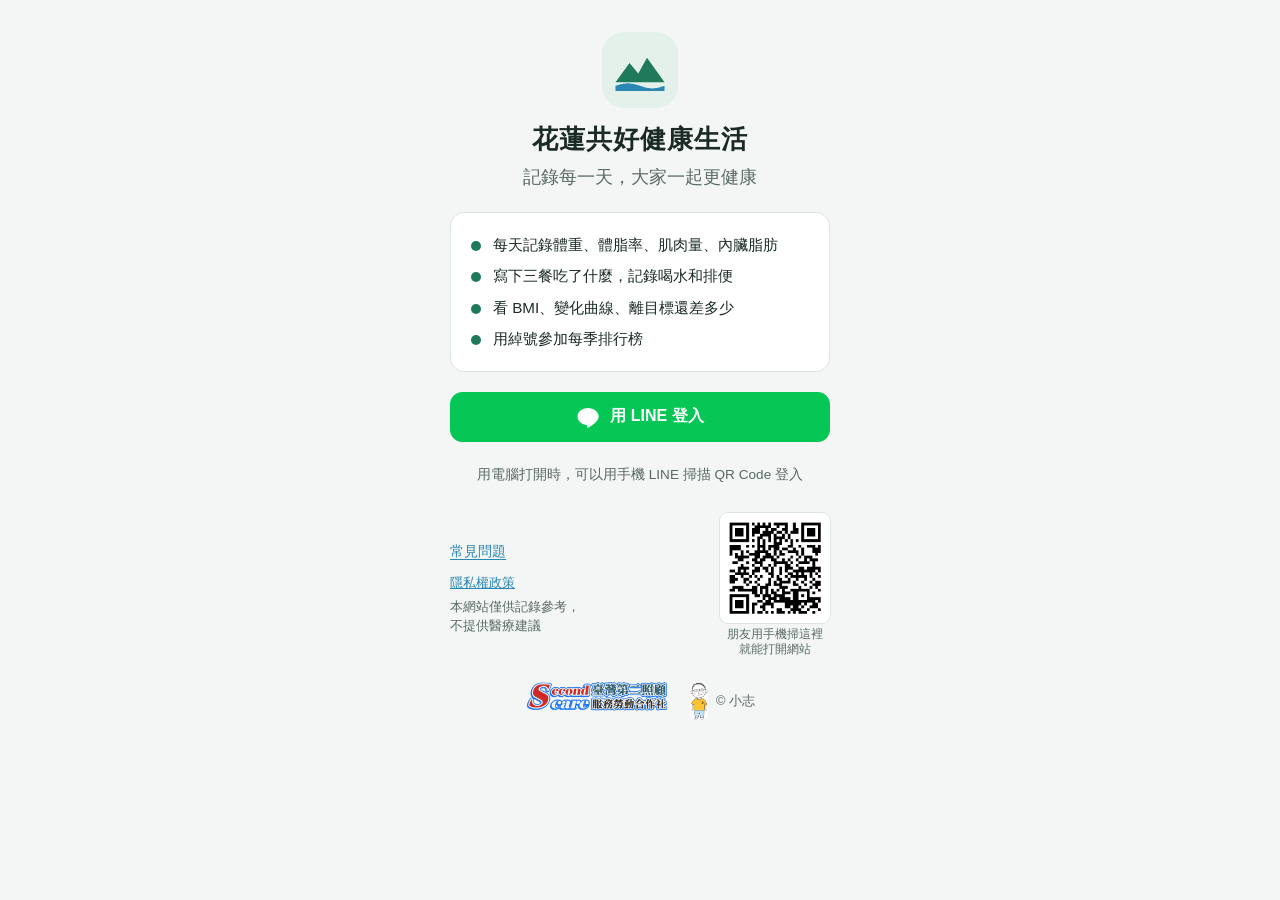
<file: index.html>
<!DOCTYPE html>
<html lang="zh-Hant-TW">
<head>
  <meta charset="UTF-8">
  <meta name="viewport" content="width=device-width, initial-scale=1, viewport-fit=cover">
  <meta name="theme-color" content="#1f7a5c">
  <title>花蓮共好健康生活</title>
  <!-- Google 搜尋結果、LINE／Facebook 連結預覽用的介紹（2026-10-03 岳志確認文字） -->
  <meta name="description" content="花蓮共好健康生活：免費記錄體重、體脂率、飲食、喝水和排便，自動算 BMI、畫出變化曲線，還有社區健康排行榜。用 LINE 就能登入。">
  <meta property="og:type" content="website">
  <meta property="og:site_name" content="花蓮共好健康生活">
  <meta property="og:title" content="花蓮共好健康生活">
  <meta property="og:description" content="免費記錄體重、體脂率、飲食、喝水和排便，自動算 BMI、畫出變化曲線，還有社區健康排行榜。用 LINE 就能登入。">
  <meta property="og:url" content="https://linyuehchih.github.io/hualien-health/">
  <meta property="og:image" content="https://linyuehchih.github.io/hualien-health/images/og-image.png">
  <meta property="og:image:width" content="1200">
  <meta property="og:image:height" content="630">
  <meta property="og:locale" content="zh_TW">
  <meta name="twitter:card" content="summary_large_image">
  <link rel="canonical" href="https://linyuehchih.github.io/hualien-health/">
  <!-- 加到手機主畫面時用的名稱和圖示 -->
  <link rel="manifest" href="manifest.webmanifest">
  <link rel="icon" type="image/png" sizes="32x32" href="icons/favicon-32.png">
  <link rel="apple-touch-icon" href="icons/apple-touch-icon.png">
  <meta name="apple-mobile-web-app-title" content="共好健康">
  <meta name="mobile-web-app-capable" content="yes">
  <meta name="apple-mobile-web-app-capable" content="yes">
  <meta name="apple-mobile-web-app-status-bar-style" content="default">
  <link rel="stylesheet" href="css/style.css?v=6d889565">
</head>
<body>
  <div class="busy-bar" aria-hidden="true"></div>

  <!-- 示範模式的提示由 app.js 在示範時才放進來（避免 Google 把「示範模式」當成網站介紹） -->
  <div id="demo-banner" class="demo-banner" hidden></div>

  <!-- 登入 -->
  <section id="view-login" class="view" hidden>
    <div class="login-wrap">
      <div class="brand">
        <div class="brand-mark" aria-hidden="true">
          <svg viewBox="0 0 64 64"><path d="M4 46 L20 24 L30 36 L40 18 L60 46 Z" class="mark-mountain"/><path d="M4 50 Q18 44 32 50 T60 50 V56 H4 Z" class="mark-sea"/></svg>
        </div>
        <h1>花蓮共好健康生活</h1>
        <p class="tagline">記錄每一天，大家一起更健康</p>
      </div>

      <ul class="feature-list">
        <li>每天記錄體重、體脂率、肌肉量、內臟脂肪</li>
        <li>寫下三餐吃了什麼，記錄喝水和排便</li>
        <li>看 BMI、變化曲線、離目標還差多少</li>
        <li>用綽號參加每季排行榜</li>
      </ul>

      <button type="button" class="btn btn-line" data-login="line">
        <svg viewBox="0 0 48 48" aria-hidden="true"><path fill="#fff" d="M24 6C12.4 6 3 13.6 3 23c0 8.4 7.5 15.5 17.6 16.8.7.1 1.6.5 1.8 1 .2.5.1 1.2.1 1.7l-.3 1.8c-.1.5-.4 2.1 1.8 1.1 2.3-1 12.3-7.2 16.8-12.4 3.1-3.4 4.6-6.8 4.6-10.1C45 13.6 35.6 6 24 6z"/></svg>
        用 LINE 登入
      </button>
      <p class="hint center">用電腦打開時，可以用手機 LINE 掃描 QR Code 登入</p>

      <!-- 左邊：常見問題、隱私權政策；右邊：QR Code，朋友可以直接掃這支手機的畫面打開網站 -->
      <footer class="site-foot login-foot">
        <div class="login-links">
          <button type="button" class="link-btn" data-open-faq>常見問題</button>
          <a href="privacy.html">隱私權政策</a>
          <span>本網站僅供記錄參考，<br>不提供醫療建議</span>
        </div>
        <figure class="login-qr">
          <img src="images/qrcode.png" width="330" height="330" alt="花蓮共好健康生活網址的 QR Code">
          <figcaption>朋友用手機掃這裡<br>就能打開網站</figcaption>
        </figure>
      </footer>

      <!-- 合作社標誌和「© 小志」放同一列，頁面短一點 -->
      <div class="login-bottom">
        <div class="partner">
          <img src="images/second-care-logo.png" width="1024" height="233" alt="臺灣第二照顧服務勞動合作社" loading="lazy">
        </div>
        <p class="copyright"><img src="images/xiaozhi.png" width="57" height="120" alt="" loading="lazy"><span>© 小志</span></p>
      </div>
    </div>
  </section>

  <!-- 第一次登入：基本資料 -->
  <section id="view-onboard" class="view" hidden>
    <div class="page">
      <h1 class="page-title">歡迎加入！先填幾個基本資料</h1>
      <form id="onboard-form" class="card" novalidate>
        <label class="field">
          <span>綽號（排行榜上顯示的名字）</span>
          <input type="text" name="nickname" maxlength="12" placeholder="可以留空，會自動給你一個編號">
          <small class="field-note">綽號不能跟別人重複；排行榜會顯示綽號，建議不要用真實全名</small>
        </label>
        <fieldset class="field">
          <legend>性別（用來判斷體脂率是否偏高）</legend>
          <div class="seg">
            <label><input type="radio" name="sex" value="M"><span>男</span></label>
            <label><input type="radio" name="sex" value="F"><span>女</span></label>
          </div>
        </fieldset>
        <div class="grid-2">
          <label class="field">
            <span>出生年（民國）</span>
            <input type="text" name="birthYear" inputmode="numeric" maxlength="4" placeholder="例如 45">
          </label>
          <label class="field">
            <span>身高（公分）</span>
            <input type="number" name="heightCm" inputmode="decimal" step="0.1" min="100" max="230" placeholder="例如 165">
          </label>
        </div>
        <p class="hint birth-hint"></p>
        <label class="field">
          <span>目標體重（公斤，不知道可以先不填）</span>
          <input type="number" name="targetKg" inputmode="decimal" step="0.1" min="30" max="200" placeholder="例如 60">
        </label>
        <div class="target-help">
          <p class="range-line"></p>
          <button type="button" class="link-btn fill-mid" hidden></button>
          <p class="target-warn" hidden></p>
        </div>
        <div class="site-picker"></div>
        <label class="check">
          <input type="checkbox" name="agree">
          <span>我已閱讀並同意<a href="privacy.html" target="_blank">隱私權政策</a></span>
        </label>
        <p class="form-error" id="onboard-error" role="alert"></p>
        <button type="submit" class="btn primary block">開始使用</button>
      </form>
      <p class="copyright"><img src="images/xiaozhi.png" width="57" height="120" alt="" loading="lazy"><span>© 小志</span></p>
    </div>
  </section>

  <!-- 主畫面 -->
  <div id="view-app" class="view" hidden>
    <header class="topbar">
      <span class="topbar-title">花蓮共好健康生活</span>
      <span class="topbar-right">
        <span class="topbar-hello" id="hello"></span>
        <select id="who" class="who-select" aria-label="現在是幫誰記錄" hidden></select>
        <button type="button" class="help-btn" data-open-faq aria-label="常見問題">問</button>
      </span>
    </header>

    <div class="acting-bar" id="acting-bar" hidden>
      <span id="acting-text"></span>
      <button type="button" class="link-btn" id="acting-back">換回我自己</button>
    </div>

    <main class="page">

      <!-- 今天記錄 -->
      <section class="tab" id="tab-today">
        <div class="card">
          <label class="field">
            <span>日期</span>
            <input type="date" id="rec-date">
          </label>
          <p class="hint">可以補記最近 3 天，更早的紀錄會鎖住不能改</p>
        </div>

        <div class="card">
          <h2>身體數據</h2>
          <div class="tip" role="note">
            <svg viewBox="0 0 24 24" aria-hidden="true"><circle cx="12" cy="12" r="9"/><path d="M12 7v6M12 16.5v.5"/></svg>
            <div>
              <p class="tip-title">量體重建議在清晨如廁後</p>
              <p>起床上完廁所、吃早餐前量，每天固定這個時間、用同一台體重計，數字才比得準。量體脂要赤腳站上去。</p>
            </div>
          </div>
          <div class="grid-2">
            <label class="field"><span>體重（公斤）</span><input type="number" id="in-weight" inputmode="decimal" step="0.01" placeholder="—"></label>
            <label class="field"><span>體脂率（%）</span><input type="number" id="in-fat" inputmode="decimal" step="0.01" placeholder="—"></label>
            <label class="field"><span>肌肉量（公斤）</span><input type="number" id="in-muscle" inputmode="decimal" step="0.01" placeholder="—"></label>
            <div class="field visceral-field">
              <span>內臟脂肪
                <select id="visceral-unit" class="unit-select" aria-label="內臟脂肪的單位">
                  <option value="級">級</option>
                  <option value="%">%</option>
                  <option value="公斤">公斤</option>
                </select>
              </span>
              <input type="number" id="in-visceral" inputmode="decimal" step="0.01" placeholder="—">
            </div>
          </div>
          <p class="hint" id="visceral-hint"></p>
          <p class="hint">體重計沒有的項目可以空著</p>
          <p class="status" id="body-status"></p>
          <button type="button" id="body-save" class="btn primary block">儲存身體數據</button>
        </div>

        <div class="card">
          <h2>飲食</h2>
          <div class="seg seg-4" id="meal-seg">
            <label><input type="radio" name="meal" value="早餐" checked><span>早餐</span></label>
            <label><input type="radio" name="meal" value="午餐"><span>午餐</span></label>
            <label><input type="radio" name="meal" value="晚餐"><span>晚餐</span></label>
            <label><input type="radio" name="meal" value="點心"><span>點心</span></label>
          </div>
          <label class="field">
            <span class="sr-only">吃了什麼</span>
            <textarea id="meal-text" rows="2" maxlength="200" placeholder="例如：地瓜稀飯、燙青菜、滷蛋"></textarea>
          </label>
          <div class="photo-pick">
            <label class="btn" for="meal-photo">
              <svg viewBox="0 0 24 24" aria-hidden="true"><path d="M4 8h3l2-3h6l2 3h3v11H4z"/><circle cx="12" cy="13" r="3.5"/></svg>
              拍照／選照片
            </label>
            <input type="file" id="meal-photo" accept="image/*" hidden>
            <span class="hint" id="photo-hint">每餐最多 1 張</span>
          </div>
          <div class="thumbs" id="photo-preview"></div>
          <button type="button" id="meal-add" class="btn primary block">新增這一餐</button>
          <div id="day-meals" class="day-meals"></div>
        </div>

        <div class="card">
          <h2>飲水</h2>
          <p class="water-line"><span class="sub" id="water-label">今天已喝</span> <span class="water-total" id="water-total">0</span> <span class="sub">c.c.</span></p>
          <div class="water-bar" id="water-bar" hidden><span id="water-bar-fill"></span></div>
          <p class="hint" id="water-suggest"></p>
          <p class="hint water-caution">有腎臟、心臟疾病需要限水的人，請依醫師指示</p>
          <div class="water-btns" id="water-btns">
            <button type="button" class="btn" data-water="100">+100</button>
            <button type="button" class="btn" data-water="200">+200</button>
            <button type="button" class="btn" data-water="300">+300</button>
            <button type="button" class="btn" data-water="500">+500</button>
          </div>
          <details class="water-edit">
            <summary>按錯了？直接修改總數</summary>
            <div class="water-edit-row">
              <input type="number" id="water-input" inputmode="numeric" step="50" min="0" aria-label="飲水總數（c.c.）">
              <button type="button" class="btn primary" id="water-save">儲存</button>
            </div>
          </details>
        </div>

        <div class="card">
          <h2 class="h2-row">排便 <span class="count-badge" id="bowel-count">今天 0 次</span></h2>
          <p class="sub">量</p>
          <div class="seg" id="bowel-amount">
            <label><input type="radio" name="bowel-amount" value="多"><span>多</span></label>
            <label><input type="radio" name="bowel-amount" value="中"><span>中</span></label>
            <label><input type="radio" name="bowel-amount" value="少"><span>少</span></label>
          </div>
          <p class="sub">型態</p>
          <div class="seg" id="bowel-form">
            <label><input type="radio" name="bowel-form" value="硬"><span>硬</span></label>
            <label><input type="radio" name="bowel-form" value="軟"><span>軟</span></label>
            <label><input type="radio" name="bowel-form" value="未成形"><span>未成形</span></label>
            <label><input type="radio" name="bowel-form" value="拉肚子"><span>拉肚子</span></label>
          </div>
          <button type="button" id="bowel-add" class="btn primary block">新增一次</button>
          <div id="day-bowel" class="day-meals"></div>
        </div>
      </section>

      <!-- 我的變化 -->
      <section class="tab" id="tab-trend" hidden>
        <div class="card" id="bmi-card"></div>
        <button type="button" class="btn block share-open" id="share-open">分享我的成果給家人朋友</button>
        <div class="seg seg-4 range-seg" id="range-seg">
          <label><input type="radio" name="range" value="7"><span>7 天</span></label>
          <label><input type="radio" name="range" value="30" checked><span>30 天</span></label>
          <label><input type="radio" name="range" value="90"><span>90 天</span></label>
          <label><input type="radio" name="range" value="all"><span>全部</span></label>
        </div>
        <div id="charts"></div>
      </section>

      <!-- 每日紀錄（依日期分：飲水、排便、飲食） -->
      <section class="tab" id="tab-diary" hidden>
        <div id="diary"></div>
      </section>

      <!-- 競賽排行 -->
      <section class="tab" id="tab-rank" hidden>
        <div class="seg seg-3" id="rank-scope">
          <label><input type="radio" name="scope" value="all" checked><span>全部</span></label>
          <label><input type="radio" name="scope" value="village"><span>本里</span></label>
          <label><input type="radio" name="scope" value="site"><span>本據點</span></label>
        </div>
        <div class="card">
          <h2 id="season-label"></h2>
          <p class="rank-note" id="season-note"></p>
          <p class="formula">分數 ＝ 體脂率減少比例 × 0.7 ＋ 體重往健康範圍靠近的比例 × 0.3</p>
          <p class="hint">健康範圍是 BMI 18.5～24：太重的人減重加分、太輕的人增重加分，已在範圍內的人體重這項不加不扣。健康減重建議每週不超過 0.5–1 公斤</p>
          <p class="elder-note" id="rank-elder" hidden></p>
          <p class="elder-note" id="rank-bmi" hidden></p>
        </div>
        <div class="card me-card" id="my-status"></div>
        <div class="card">
          <h2 id="board-title">排行榜</h2>
          <p class="sub" id="board-group" hidden></p>
          <p class="hint">只顯示綽號和分數，不會顯示任何人的體重</p>
          <ol class="board" id="board"></ol>
        </div>
      </section>

      <!-- 家人群組 -->
      <section class="tab" id="tab-groups" hidden>
        <p class="rank-note" id="groups-acting-hint" hidden>群組用的是你自己的身分，不是目前代管的長輩。</p>
        <p class="hint" id="groups-loading" hidden>讀取中…</p>

        <!-- 我的家人圖：我代管的長輩、我加入的群組各有誰（2026-10-03） -->
        <div class="card fam" id="family-map" hidden></div>

        <div class="card" id="groups-intro" hidden>
          <h2>家人群組</h2>
          <p>跟家人組成一個群組，互相看到彼此的<strong>趨勢圖</strong>，也能在群組裡比一比誰進步比較多。</p>
          <p class="hint">・預設只看得到起伏和變化量，看不到實際的體重、體脂率，每個人可以自己選擇要不要公開<br>
            ・沒有 LINE 的長輩，由你代管的帳號一起加入<br>
            ・飲食、照片、排便不會分享給群組</p>
        </div>

        <div id="groups-main" hidden>
          <div class="chips" id="group-picker" hidden></div>
          <div class="card" id="group-head"></div>
          <div class="seg seg-3" id="group-view">
            <label><input type="radio" name="gview" value="board" checked><span>排行</span></label>
            <label><input type="radio" name="gview" value="trend"><span>趨勢圖</span></label>
            <label><input type="radio" name="gview" value="members"><span>成員</span></label>
          </div>
          <div id="gpane-board"></div>
          <div id="gpane-trend" hidden>
            <div class="chips" id="gtrend-members"></div>
            <div class="seg seg-4 range-seg" id="gtrend-range">
              <label><input type="radio" name="grange" value="7"><span>7 天</span></label>
              <label><input type="radio" name="grange" value="30" checked><span>30 天</span></label>
              <label><input type="radio" name="grange" value="90"><span>90 天</span></label>
              <label><input type="radio" name="grange" value="all"><span>全部</span></label>
            </div>
            <p class="rank-note" id="gtrend-note" hidden></p>
            <div id="gtrend-charts"></div>
          </div>
          <div id="gpane-members" hidden></div>
        </div>

        <div class="card" id="groups-actions">
          <div class="btn-row">
            <button type="button" class="btn primary" id="g-create">建立家庭群組</button>
            <button type="button" class="btn" id="g-join">邀請碼加入</button>
          </div>
          <p class="hint" id="groups-limit"></p>
        </div>
      </section>

      <!-- 我的帳號 -->
      <section class="tab" id="tab-account" hidden>
        <form id="profile-form" class="card" novalidate>
          <h2 id="profile-title">基本資料</h2>
          <label class="field">
            <span>綽號</span>
            <input type="text" name="nickname" maxlength="12">
            <small class="field-note">綽號不能跟別人重複；排行榜會顯示綽號，建議不要用真實全名</small>
          </label>
          <fieldset class="field">
            <legend>性別</legend>
            <div class="seg">
              <label><input type="radio" name="sex" value="M"><span>男</span></label>
              <label><input type="radio" name="sex" value="F"><span>女</span></label>
            </div>
          </fieldset>
          <div class="grid-2">
            <label class="field"><span>出生年（民國）</span><input type="text" name="birthYear" inputmode="numeric" maxlength="4" placeholder="例如 45"></label>
            <label class="field"><span>身高（公分）</span><input type="number" name="heightCm" inputmode="decimal" step="0.1"></label>
          </div>
          <p class="hint birth-hint"></p>
          <label class="field"><span>目標體重（公斤，不知道可以先不填）</span><input type="number" name="targetKg" inputmode="decimal" step="0.1"></label>
          <div class="target-help">
            <p class="range-line"></p>
            <button type="button" class="link-btn fill-mid" hidden></button>
            <p class="target-warn" hidden></p>
          </div>
          <div class="site-picker"></div>
          <p class="form-error" id="profile-error" role="alert"></p>
          <button type="submit" class="btn primary block">儲存</button>
        </form>

        <div class="card">
          <h2>我的資料</h2>
          <p class="hint">下載成 Excel 可以打開的檔案</p>
          <div class="btn-row">
            <button type="button" class="btn" id="export-body">匯出身體數據</button>
            <button type="button" class="btn" id="export-meals">匯出飲食紀錄</button>
            <button type="button" class="btn" id="export-water">匯出飲水紀錄</button>
            <button type="button" class="btn" id="export-bowel">匯出排便紀錄</button>
          </div>
        </div>

        <div class="card" id="managed-card">
          <h2>幫沒有 LINE 的長輩建立帳號</h2>
          <p class="hint">長輩不用有 LINE，由你用自己的 LINE 幫他記錄，也能一起參加排行榜。一個帳號最多可以幫 5 位長輩建立。</p>
          <div id="managed-list"></div>
          <button type="button" class="btn block" id="managed-add">新增長輩的帳號</button>
        </div>

        <div class="card">
          <p class="hint" id="login-with"></p>
          <button type="button" class="btn block" id="logout">登出</button>
          <button type="button" class="btn danger-outline block" id="delete-account">刪除帳號和所有資料</button>
        </div>

        <footer class="site-foot">
          <a href="privacy.html">隱私權政策</a>
          <span>本網站僅供記錄參考，不提供醫療建議</span>
        </footer>
      </section>
      <p class="copyright"><img src="images/xiaozhi.png" width="57" height="120" alt="" loading="lazy"><span>© 小志</span></p>
    </main>

    <nav class="tabbar" aria-label="主要分頁">
      <button type="button" data-tab="today" class="active">
        <svg viewBox="0 0 24 24" aria-hidden="true"><path d="M12 5v14M5 12h14"/></svg><span>今天記錄</span>
      </button>
      <button type="button" data-tab="trend">
        <svg viewBox="0 0 24 24" aria-hidden="true"><path d="M3 17l6-6 4 4 8-8M15 7h6v6"/></svg><span>我的變化</span>
      </button>
      <button type="button" data-tab="diary">
        <svg viewBox="0 0 24 24" aria-hidden="true"><path d="M5 4h11l3 3v13H5zM8 10h8M8 14h8M8 18h5"/></svg><span>每日紀錄</span>
      </button>
      <button type="button" data-tab="rank">
        <svg viewBox="0 0 24 24" aria-hidden="true"><path d="M8 21h8M12 17v4M7 4h10v5a5 5 0 0 1-10 0zM7 6H4a3 3 0 0 0 3 4M17 6h3a3 3 0 0 1-3 4"/></svg><span>競賽排行</span>
      </button>
      <button type="button" data-tab="groups">
        <svg viewBox="0 0 24 24" aria-hidden="true"><path d="M16 20v-1a4 4 0 0 0-4-4H7a4 4 0 0 0-4 4v1M9.5 11a3.5 3.5 0 1 0 0-7 3.5 3.5 0 0 0 0 7zM21 20v-1a3.5 3.5 0 0 0-2.5-3.35M16 4.2a3.5 3.5 0 0 1 0 6.6"/></svg><span>家人群組</span>
      </button>
      <button type="button" data-tab="account">
        <svg viewBox="0 0 24 24" aria-hidden="true"><circle cx="12" cy="8" r="4"/><path d="M4 21a8 8 0 0 1 16 0"/></svg><span>我的帳號</span>
      </button>
    </nav>
  </div>

  <!-- 常見問題（登入前後都能看） -->
  <section id="view-faq" class="view" hidden>
    <header class="topbar">
      <button type="button" class="back-btn" id="faq-back">‹ 返回</button>
      <span class="topbar-title">常見問題</span>
      <span></span>
    </header>
    <div class="page faq-page">
      <button type="button" class="btn block tour-again" id="tour-again" hidden>再看一次使用說明</button>
      <div class="faq-search">
        <input type="search" id="faq-q" placeholder="輸入關鍵字，例如：體脂、喝水、便秘" aria-label="搜尋常見問題">
      </div>
      <p class="hint" id="faq-count"></p>
      <div id="faq-list"></div>
      <p class="faq-note">以上內容參考衛生福利部國民健康署公開資料，僅供一般健康知識參考，不提供醫療建議。身體不適請就醫，並以醫師診斷為準。</p>
      <p class="copyright"><img src="images/xiaozhi.png" width="57" height="120" alt="" loading="lazy"><span>© 小志</span></p>
    </div>
  </section>

  <!-- 對話框（確認、修改、刪除共用） -->
  <dialog id="modal" class="modal">
    <form method="dialog" class="modal-body" id="modal-form">
      <p class="modal-msg" id="modal-msg"></p>
      <div id="modal-extra"></div>
      <div class="btn-row">
        <button type="button" class="btn" id="modal-cancel">取消</button>
        <button type="submit" class="btn primary" id="modal-ok">確定</button>
      </div>
    </form>
  </dialog>

  <!-- 幫沒有 LINE 的長輩建立帳號 -->
  <dialog id="managed-dialog" class="modal managed-dialog">
    <form id="managed-form" class="modal-body" novalidate>
      <h2>幫長輩建立帳號</h2>
      <p class="hint">長輩不用有 LINE。建立後，由你用自己的 LINE 切換過去，幫他記錄。</p>
      <label class="field">
        <span>綽號（排行榜上顯示的名字）</span>
        <input type="text" name="nickname" maxlength="12" placeholder="可以留空，會自動給一個編號">
        <small class="field-note">綽號不能跟別人重複；排行榜會顯示綽號，建議不要用真實全名</small>
      </label>
      <fieldset class="field">
        <legend>性別（用來判斷體脂率是否偏高）</legend>
        <div class="seg">
          <label><input type="radio" name="sex" value="M"><span>男</span></label>
          <label><input type="radio" name="sex" value="F"><span>女</span></label>
        </div>
      </fieldset>
      <div class="grid-2">
        <label class="field">
          <span>出生年（民國）</span>
          <input type="text" name="birthYear" inputmode="numeric" maxlength="4" placeholder="例如 45">
        </label>
        <label class="field">
          <span>身高（公分）</span>
          <input type="number" name="heightCm" inputmode="decimal" step="0.1" min="100" max="230" placeholder="例如 155">
        </label>
      </div>
      <p class="hint birth-hint"></p>
      <label class="field">
        <span>目標體重（公斤，不知道可以先不填）</span>
        <input type="number" name="targetKg" inputmode="decimal" step="0.1" min="30" max="200" placeholder="例如 55">
      </label>
      <div class="target-help">
        <p class="range-line"></p>
        <button type="button" class="link-btn fill-mid" hidden></button>
        <p class="target-warn" hidden></p>
      </div>
      <div class="site-picker"></div>
      <label class="check">
        <input type="checkbox" name="consent">
        <span>我已告知對方，並取得對方同意，由我幫他建立帳號、記錄他的健康資料</span>
      </label>
      <p class="form-error" id="managed-error" role="alert"></p>
      <div class="btn-row">
        <button type="button" class="btn" id="managed-cancel">取消</button>
        <button type="submit" class="btn primary" id="managed-submit">建立並切換過去</button>
      </div>
    </form>
  </dialog>

  <!-- 分享成果：勾選要放進圖片的項目 -->
  <dialog id="share-dialog" class="modal share-dialog">
    <div class="modal-body">
      <h2>分享我的成果</h2>
      <p class="hint">勾選要放進圖片的項目</p>
      <div class="share-items" id="share-items"></div>
      <div class="seg seg-4" id="share-range">
        <label><input type="radio" name="share-range" value="7"><span>7 天</span></label>
        <label><input type="radio" name="share-range" value="30" checked><span>30 天</span></label>
        <label><input type="radio" name="share-range" value="90"><span>90 天</span></label>
        <label><input type="radio" name="share-range" value="all"><span>全部</span></label>
      </div>
      <label class="check">
        <input type="checkbox" id="share-numbers">
        <span>圖上顯示實際數字（體重、體脂率等）</span>
      </label>
      <p class="hint share-numbers-hint">預設不顯示，只畫曲線和變化量，收到圖的人看不到你的實際體重。</p>
      <div class="share-preview" id="share-preview">
        <img id="share-img" alt="成果圖預覽">
        <p class="hint" id="share-empty" hidden>請至少勾選一項</p>
      </div>
      <p class="hint" id="share-tip"></p>
      <div class="btn-row">
        <button type="button" class="btn primary" id="share-send">分享</button>
        <button type="button" class="btn" id="share-save">儲存圖片</button>
      </div>
      <button type="button" class="btn block" id="share-close">關閉</button>
    </div>
  </dialog>

  <!-- 看大張照片 -->
  <dialog id="viewer" class="viewer">
    <img id="viewer-img" alt="飲食照片">
    <button type="button" class="btn" id="viewer-close">關閉</button>
  </dialog>

  <div id="toast" class="toast" role="status" aria-live="polite"></div>

  <!-- 使用導覽：第一次進主畫面時，一步一步圈出重點（2026-10-03） -->
  <div id="tour" class="tour" hidden>
    <div class="tour-hole" aria-hidden="true"></div>
    <div class="tour-tip" role="dialog" aria-modal="true" aria-labelledby="tour-text">
      <p class="tour-step" id="tour-step"></p>
      <p class="tour-text" id="tour-text"></p>
      <div class="tour-btns">
        <button type="button" class="btn" id="tour-skip">跳過</button>
        <button type="button" class="btn primary" id="tour-next">下一步</button>
      </div>
    </div>
  </div>

  <script src="js/config.js?v=5ed413b3"></script>
  <script src="js/faq.js?v=74d63f57"></script>
  <script src="js/sites.js?v=9af664f8"></script>
  <script src="js/scoring.js?v=d0491b02"></script>
  <script src="js/photos.js?v=338aa344"></script>
  <script src="js/mock-api.js?v=fb730780"></script>
  <script src="js/api.js?v=20f72d7c"></script>
  <script src="js/charts.js?v=ae593227"></script>
  <script src="js/share.js?v=af373cb2"></script>
  <script src="js/app.js?v=a62c62b8"></script>
</body>
</html>
</file>
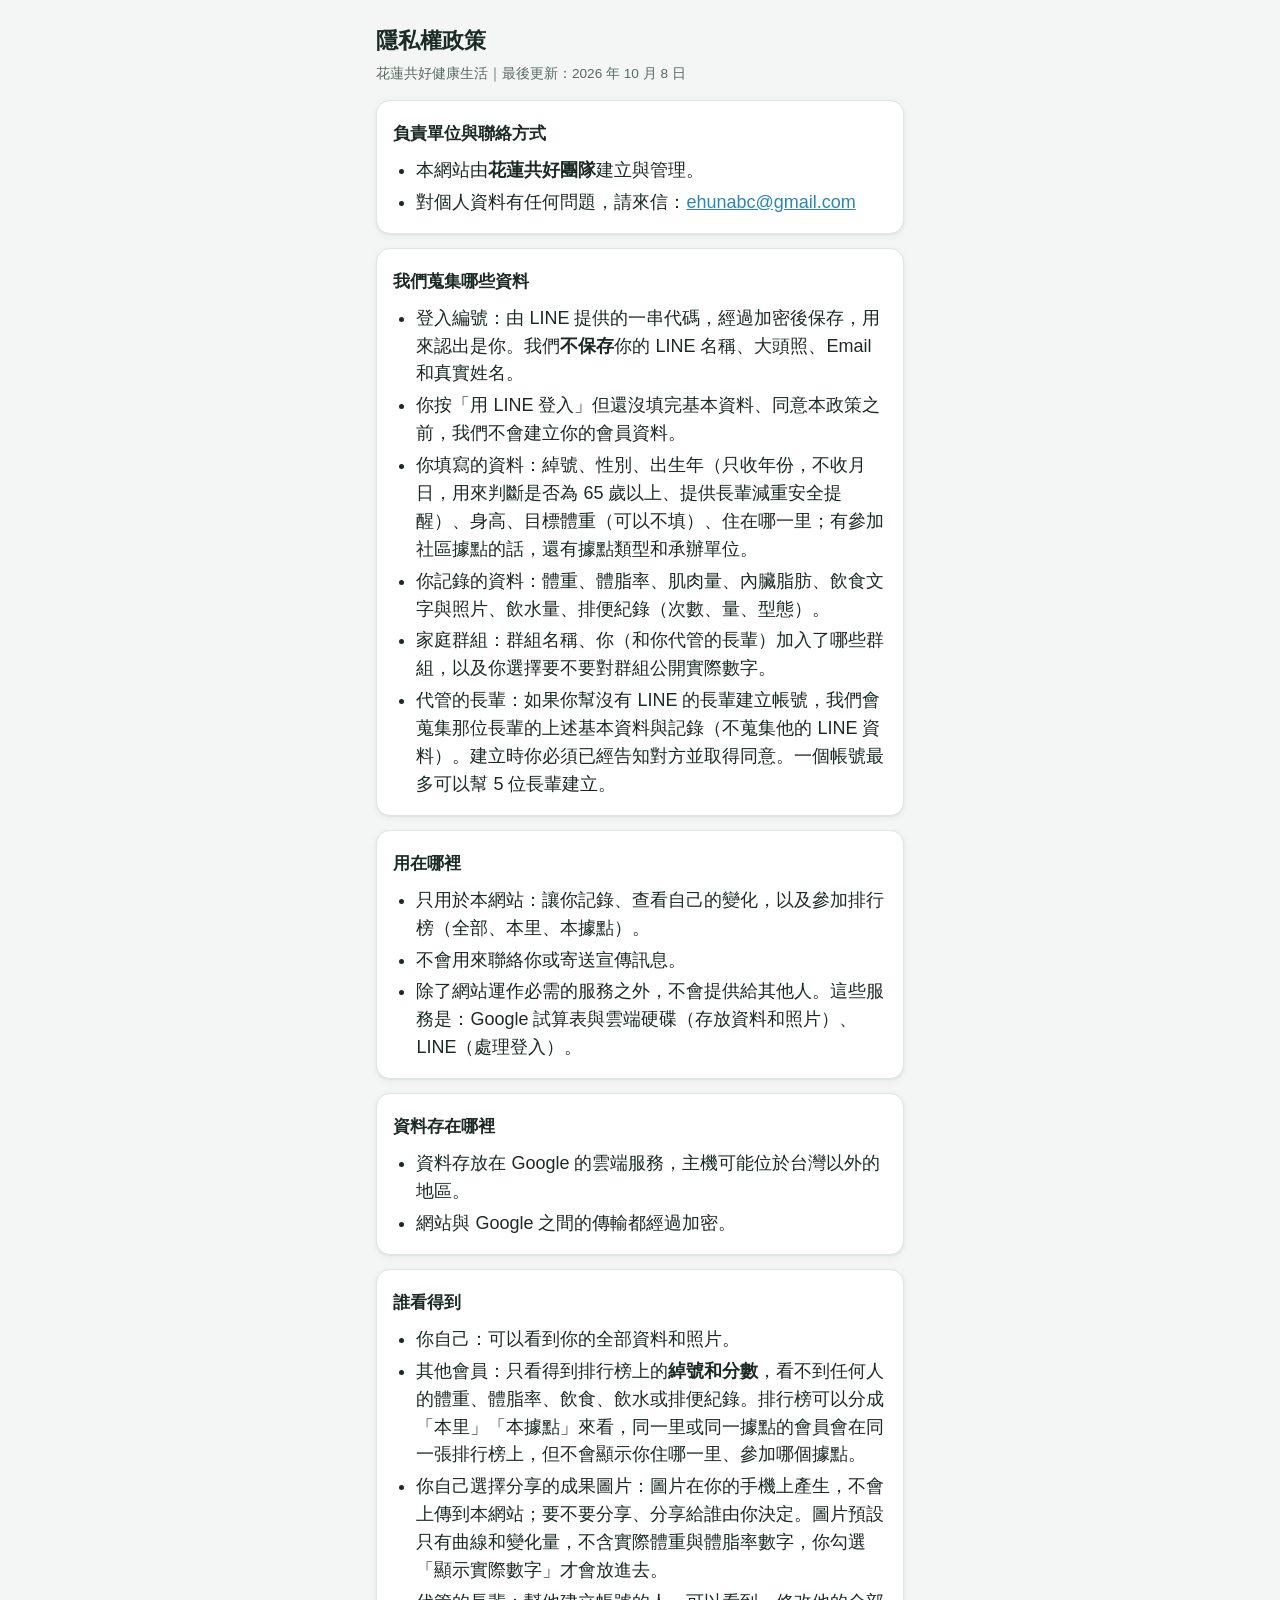
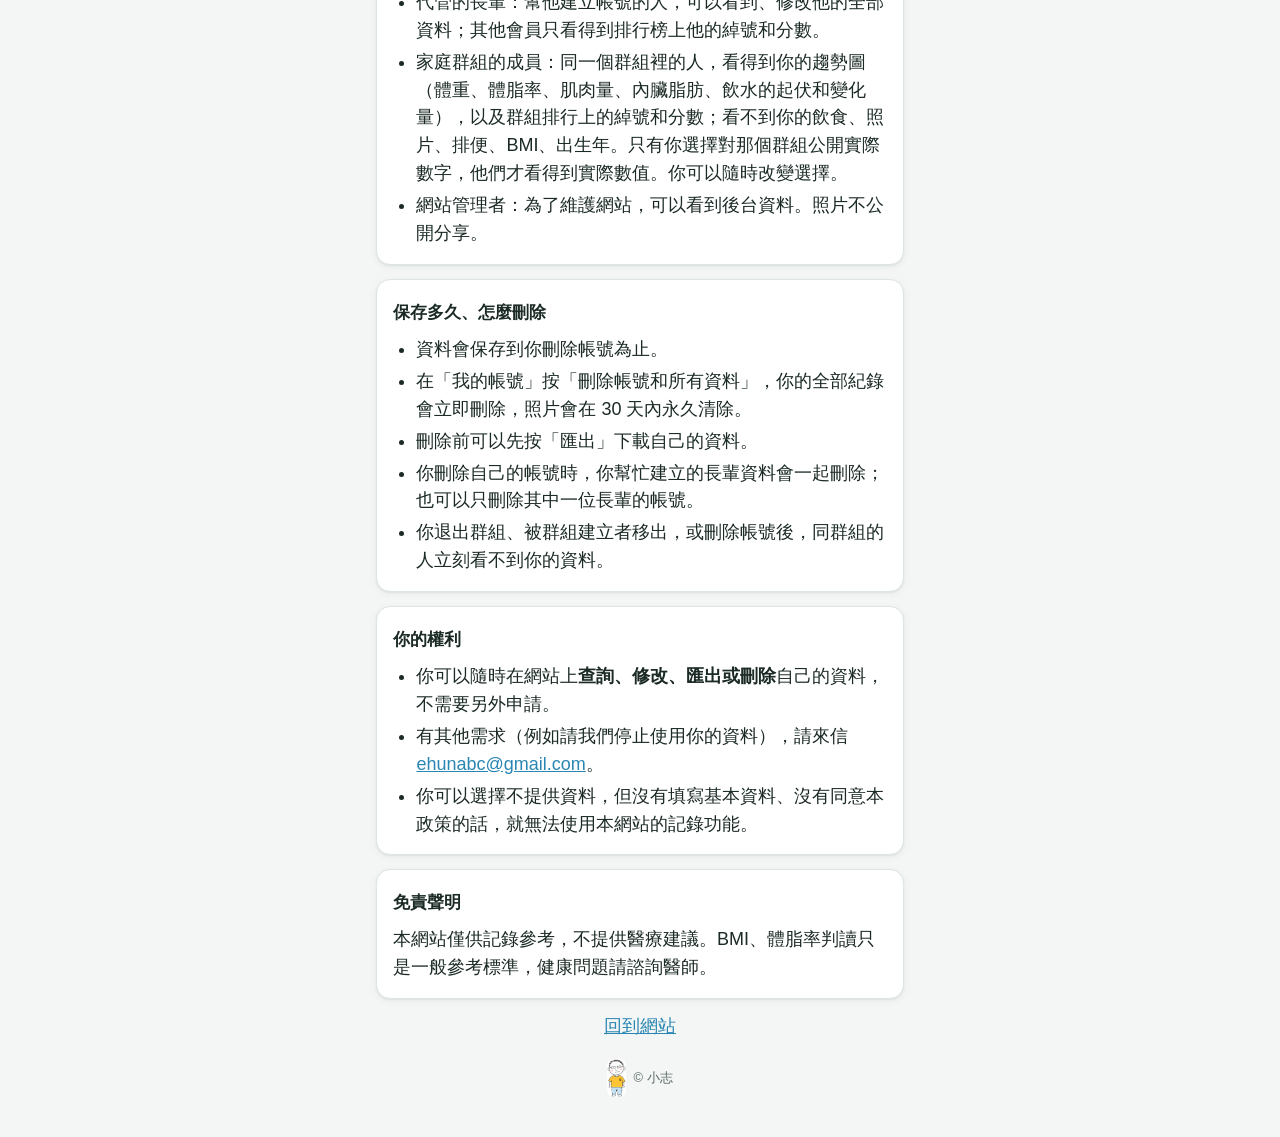
<file: privacy.html>
<!DOCTYPE html>
<html lang="zh-Hant-TW">
<head>
  <meta charset="UTF-8">
  <meta name="viewport" content="width=device-width, initial-scale=1, viewport-fit=cover">
  <meta name="theme-color" content="#1f7a5c">
  <link rel="icon" type="image/png" sizes="32x32" href="icons/favicon-32.png">
  <title>隱私權政策｜花蓮共好健康生活</title>
  <link rel="stylesheet" href="css/style.css?v=6d889565">
  <style>
    .policy { padding-bottom: 40px; }
    .policy h1 { font-size: 1.4rem; margin: 8px 0 4px; }
    .policy h2 { margin-top: 4px; }
    .policy ul { margin: 6px 0 0; padding-left: 1.3em; }
    .policy li + li { margin-top: 4px; }
  </style>
</head>
<body>
  <main class="page policy">
    <h1>隱私權政策</h1>
    <p class="hint">花蓮共好健康生活｜最後更新：2026 年 10 月 8 日</p>

    <div class="card" style="margin-top:16px">
      <h2>負責單位與聯絡方式</h2>
      <ul>
        <li>本網站由<strong>花蓮共好團隊</strong>建立與管理。</li>
        <li>對個人資料有任何問題，請來信：<a href="mailto:ehunabc@gmail.com">ehunabc@gmail.com</a></li>
      </ul>
    </div>

    <div class="card">
      <h2>我們蒐集哪些資料</h2>
      <ul>
        <li>登入編號：由 LINE 提供的一串代碼，經過加密後保存，用來認出是你。我們<strong>不保存</strong>你的 LINE 名稱、大頭照、Email 和真實姓名。</li>
        <li>你按「用 LINE 登入」但還沒填完基本資料、同意本政策之前，我們不會建立你的會員資料。</li>
        <li>你填寫的資料：綽號、性別、出生年（只收年份，不收月日，用來判斷是否為 65 歲以上、提供長輩減重安全提醒）、身高、目標體重（可以不填）、住在哪一里；有參加社區據點的話，還有據點類型和承辦單位。</li>
        <li>你記錄的資料：體重、體脂率、肌肉量、內臟脂肪、飲食文字與照片、飲水量、排便紀錄（次數、量、型態）。</li>
        <li>家庭群組：群組名稱、你（和你代管的長輩）加入了哪些群組，以及你選擇要不要對群組公開實際數字。</li>
        <li>代管的長輩：如果你幫沒有 LINE 的長輩建立帳號，我們會蒐集那位長輩的上述基本資料與記錄（不蒐集他的 LINE 資料）。建立時你必須已經告知對方並取得同意。一個帳號最多可以幫 5 位長輩建立。</li>
      </ul>
    </div>

    <div class="card">
      <h2>用在哪裡</h2>
      <ul>
        <li>只用於本網站：讓你記錄、查看自己的變化，以及參加排行榜（全部、本里、本據點）。</li>
        <li>不會用來聯絡你或寄送宣傳訊息。</li>
        <li>除了網站運作必需的服務之外，不會提供給其他人。這些服務是：Google 試算表與雲端硬碟（存放資料和照片）、LINE（處理登入）。</li>
      </ul>
    </div>

    <div class="card">
      <h2>資料存在哪裡</h2>
      <ul>
        <li>資料存放在 Google 的雲端服務，主機可能位於台灣以外的地區。</li>
        <li>網站與 Google 之間的傳輸都經過加密。</li>
      </ul>
    </div>

    <div class="card">
      <h2>誰看得到</h2>
      <ul>
        <li>你自己：可以看到你的全部資料和照片。</li>
        <li>其他會員：只看得到排行榜上的<strong>綽號和分數</strong>，看不到任何人的體重、體脂率、飲食、飲水或排便紀錄。排行榜可以分成「本里」「本據點」來看，同一里或同一據點的會員會在同一張排行榜上，但不會顯示你住哪一里、參加哪個據點。</li>
        <li>你自己選擇分享的成果圖片：圖片在你的手機上產生，不會上傳到本網站；要不要分享、分享給誰由你決定。圖片預設只有曲線和變化量，不含實際體重與體脂率數字，你勾選「顯示實際數字」才會放進去。</li>
        <li>代管的長輩：幫他建立帳號的人，可以看到、修改他的全部資料；其他會員只看得到排行榜上他的綽號和分數。</li>
        <li>家庭群組的成員：同一個群組裡的人，看得到你的趨勢圖（體重、體脂率、肌肉量、內臟脂肪、飲水的起伏和變化量），以及群組排行上的綽號和分數；看不到你的飲食、照片、排便、BMI、出生年。只有你選擇對那個群組公開實際數字，他們才看得到實際數值。你可以隨時改變選擇。</li>
        <li>網站管理者：為了維護網站，可以看到後台資料。照片不公開分享。</li>
      </ul>
    </div>

    <div class="card">
      <h2>保存多久、怎麼刪除</h2>
      <ul>
        <li>資料會保存到你刪除帳號為止。</li>
        <li>在「我的帳號」按「刪除帳號和所有資料」，你的全部紀錄會立即刪除，照片會在 30 天內永久清除。</li>
        <li>刪除前可以先按「匯出」下載自己的資料。</li>
        <li>你刪除自己的帳號時，你幫忙建立的長輩資料會一起刪除；也可以只刪除其中一位長輩的帳號。</li>
        <li>你退出群組、被群組建立者移出，或刪除帳號後，同群組的人立刻看不到你的資料。</li>
      </ul>
    </div>

    <div class="card">
      <h2>你的權利</h2>
      <ul>
        <li>你可以隨時在網站上<strong>查詢、修改、匯出或刪除</strong>自己的資料，不需要另外申請。</li>
        <li>有其他需求（例如請我們停止使用你的資料），請來信 <a href="mailto:ehunabc@gmail.com">ehunabc@gmail.com</a>。</li>
        <li>你可以選擇不提供資料，但沒有填寫基本資料、沒有同意本政策的話，就無法使用本網站的記錄功能。</li>
      </ul>
    </div>

    <div class="card">
      <h2>免責聲明</h2>
      <p>本網站僅供記錄參考，不提供醫療建議。BMI、體脂率判讀只是一般參考標準，健康問題請諮詢醫師。</p>
    </div>

    <p class="center"><a href="index.html">回到網站</a></p>
    <p class="copyright"><img src="images/xiaozhi.png" width="57" height="120" alt="" loading="lazy"><span>© 小志</span></p>
  </main>
</body>
</html>
</file>
<file: css/style.css>
/* 花蓮共好健康生活：手機為主、字大好按 */
:root {
  --bg: #f3f6f4;
  --surface: #ffffff;
  --ink: #1b2a24;
  --muted: #5a6a63;
  --line: #dde6e1;
  --primary: #1f7a5c;
  --primary-soft: #e3f1ea;
  --primary-ink: #ffffff;
  --sea: #2a86b3;
  --sea-ink: #16618a;
  --tip-bg: #e6f2f8;
  --ok: #1f7a5c;
  --ok-soft: #e3f1ea;
  --warn: #a8620a;
  --warn-soft: #fbefdc;
  --bad: #b3372b;
  --bad-soft: #f9e3e0;
  --band: rgba(31, 122, 92, 0.12);
  --gold: #c9951c;
  --silver: #8a979c;
  --bronze: #b0703a;
  --shadow: 0 1px 2px rgba(20, 40, 30, 0.06), 0 2px 8px rgba(20, 40, 30, 0.05);
  --radius: 14px;
  --tabbar-h: 64px;
  color-scheme: light;
}

@media (prefers-color-scheme: dark) {
  :root:not([data-theme="light"]) {
    --bg: #111815;
    --surface: #1a2320;
    --ink: #e6eeea;
    --muted: #9db0a8;
    --line: #2c3934;
    --primary: #4cb68e;
    --primary-soft: #1d3a2f;
    --primary-ink: #0d1f18;
    --sea: #5db3dc;
    --sea-ink: #8fcdea;
    --tip-bg: #16303d;
    --ok: #5cc49b;
    --ok-soft: #1d3a2f;
    --warn: #e2a24c;
    --warn-soft: #3a2c16;
    --bad: #ec7a6c;
    --bad-soft: #3d201c;
    --band: rgba(76, 182, 142, 0.16);
    --shadow: none;
    color-scheme: dark;
  }
}

* { box-sizing: border-box; }
[hidden] { display: none !important; }

html { -webkit-text-size-adjust: 100%; }
body {
  margin: 0;
  background: var(--bg);
  color: var(--ink);
  font-family: -apple-system, BlinkMacSystemFont, "PingFang TC", "Noto Sans TC", "Microsoft JhengHei", sans-serif;
  font-size: 18px;
  line-height: 1.55;
}

h1, h2, p { margin: 0; }
h2 { font-size: 1.05rem; margin-bottom: 10px; }
a { color: var(--sea); }

.sr-only {
  position: absolute; width: 1px; height: 1px; overflow: hidden;
  clip: rect(0 0 0 0); white-space: nowrap;
}

/* ---------- 示範提示 ---------- */
.demo-banner {
  background: var(--warn-soft);
  color: var(--warn);
  font-size: 0.85rem;
  padding: 6px 16px;
  text-align: center;
}

/* ---------- 版面 ---------- */
.page {
  max-width: 560px;
  margin: 0 auto;
  padding: 16px 16px calc(var(--tabbar-h) + 24px + env(safe-area-inset-bottom));
}
#view-onboard .page { padding-bottom: 32px; }
.page-title { font-size: 1.3rem; margin: 8px 0 16px; }

.card {
  background: var(--surface);
  border-radius: var(--radius);
  box-shadow: var(--shadow);
  border: 1px solid var(--line);
  padding: 16px;
  margin-bottom: 14px;
}
.card > p + p { margin-top: 6px; }

.grid-2 { display: grid; grid-template-columns: 1fr 1fr; gap: 12px; }

.hint { color: var(--muted); font-size: 0.85rem; }
.center { text-align: center; }
.hint.center { margin-top: 10px; }
.sub { color: var(--muted); font-size: 0.85rem; }
.status { color: var(--primary); font-size: 0.9rem; min-height: 1.2em; margin: 8px 0 4px; }
.form-error { color: var(--bad); font-size: 0.9rem; min-height: 1.3em; margin: 6px 0; }

/* ---------- 表單 ---------- */
.field { display: block; margin-bottom: 12px; border: 0; padding: 0; }
.field-note { display: block; margin-top: 4px; font-size: 0.8rem; color: var(--muted); }
.field > span, .field > legend { display: block; font-size: 0.9rem; color: var(--muted); margin-bottom: 4px; padding: 0; }

input[type="text"], input[type="number"], input[type="date"], textarea, select {
  width: 100%;
  font: inherit;
  color: var(--ink);
  background: var(--bg);
  border: 1.5px solid var(--line);
  border-radius: 10px;
  padding: 10px 12px;
  min-height: 48px;
}
input:focus, textarea:focus, select:focus { outline: none; border-color: var(--primary); background: var(--surface); }
textarea { resize: vertical; }
select { text-overflow: ellipsis; }
select:disabled { opacity: 0.55; }

/* 目標體重旁的建議範圍與提醒 */
.birth-hint { margin: -6px 0 12px; min-height: 1.2em; }
.target-help { margin: -4px 0 12px; }
.target-help .range-line { font-size: 0.95rem; color: var(--primary); }
.target-help .fill-mid { padding: 6px 0; text-align: left; }
.target-warn, .elder-note {
  background: var(--warn-soft); color: var(--warn); border-radius: 10px;
  padding: 8px 12px; font-size: 0.9rem; margin-top: 6px;
}

/* 里別 → 類型 → 承辦單位 */
.site-picker { border-top: 1px solid var(--line); padding-top: 12px; margin-top: 4px; }
.site-picker .site-more[hidden] { display: none; }
.site-picker .site-more { background: var(--bg); border-radius: 12px; padding: 10px 12px 2px; margin-bottom: 12px; }
.site-picker .site-more .hint { margin: 0 0 8px; }
.site-picker .site-full { margin: -6px 0 10px; color: var(--primary); }
.site-picker .site-full[hidden] { display: none; }

.check { display: flex; gap: 10px; align-items: flex-start; margin: 4px 0; font-size: 0.95rem; }
.check input { width: 22px; height: 22px; margin-top: 3px; accent-color: var(--primary); flex: none; }

/* 分段選擇按鈕 */
.seg { display: grid; grid-auto-flow: column; grid-auto-columns: 1fr; gap: 6px; margin-bottom: 12px; }
.seg label { position: relative; }
.seg input { position: absolute; opacity: 0; inset: 0; margin: 0; }
.seg span {
  display: flex; align-items: center; justify-content: center;
  min-height: 46px; border-radius: 10px;
  border: 1.5px solid var(--line); background: var(--bg);
  font-size: 0.95rem; cursor: pointer;
}
.seg input:checked + span { background: var(--primary); border-color: var(--primary); color: var(--primary-ink); font-weight: 600; }
.seg input:focus-visible + span { outline: 2px solid var(--sea); outline-offset: 2px; }

/* ---------- 按鈕 ---------- */
.btn {
  font: inherit;
  font-size: 1rem;
  min-height: 50px;
  padding: 10px 18px;
  border-radius: 12px;
  border: 1.5px solid var(--line);
  background: var(--surface);
  color: var(--ink);
  cursor: pointer;
  display: inline-flex; align-items: center; justify-content: center; gap: 10px;
}
.btn.block { width: 100%; margin-top: 8px; }
.btn.primary { background: var(--primary); border-color: var(--primary); color: var(--primary-ink); font-weight: 600; }
.btn.danger { background: var(--bad); border-color: var(--bad); color: #fff; font-weight: 600; }
.btn.danger-outline { color: var(--bad); border-color: var(--bad-soft); }
.btn:active { transform: translateY(1px); }
.btn-row { display: grid; grid-template-columns: 1fr 1fr; gap: 10px; margin-top: 8px; }

.link-btn {
  font: inherit; font-size: 0.9rem; background: none; border: 0; padding: 6px 8px;
  color: var(--sea); cursor: pointer; text-decoration: underline; text-underline-offset: 3px;
}
.danger-text { color: var(--bad); }

/* ---------- 登入頁 ---------- */
.login-wrap { max-width: 420px; margin: 0 auto; padding: 32px 20px 24px; }
.brand { text-align: center; margin-bottom: 20px; }
.brand-mark { width: 76px; height: 76px; margin: 0 auto 12px; border-radius: 22px; background: var(--primary-soft); display: grid; place-items: center; }
.brand-mark svg { width: 56px; height: 56px; }
.mark-mountain { fill: var(--primary); }
.mark-sea { fill: var(--sea); }
.brand h1 { font-size: 1.6rem; letter-spacing: 0.04em; }
.tagline { color: var(--muted); margin-top: 4px; }

.feature-list { list-style: none; padding: 16px; margin: 0 0 20px; background: var(--surface); border: 1px solid var(--line); border-radius: var(--radius); }
.feature-list li { padding: 4px 0 4px 26px; position: relative; font-size: 0.95rem; }
.feature-list li::before { content: ""; position: absolute; left: 4px; top: 12px; width: 10px; height: 10px; border-radius: 50%; background: var(--primary); }

.btn-line { width: 100%; margin-bottom: 12px; font-weight: 600; }

/* 登入頁最底下的單位標誌：小小的、不搶眼 */
.partner { margin-top: 26px; text-align: center; }
.partner img { width: 145px; max-width: 50%; height: auto; opacity: 0.9; }

/* 跟後台溝通時，最上方出現一條跑動的細線 */
.busy-bar { position: fixed; top: 0; left: 0; right: 0; height: 3px; z-index: 50; pointer-events: none; opacity: 0; transition: opacity 0.2s; overflow: hidden; }
.busy-bar::before { content: ""; position: absolute; top: 0; bottom: 0; width: 40%; background: var(--sea); animation: busy 1s ease-in-out infinite; }
.is-busy .busy-bar { opacity: 1; }
@keyframes busy { from { left: -40%; } to { left: 100%; } }
.btn-line svg { width: 24px; height: 24px; flex: none; }
.btn-line { background: #06c755; border-color: #06c755; color: #fff; }

/* 著作權：小圖像＋© 小志（每一頁最底下）；圖是白底，深色模式加圓角讓邊緣自然 */
.copyright { margin: 18px 0 0; display: flex; align-items: center; justify-content: center; gap: 8px; font-size: 0.8rem; color: var(--muted); }
.copyright img { height: 38px; width: auto; border-radius: 6px; }
.site-foot { margin-top: 28px; text-align: center; font-size: 0.8rem; color: var(--muted); display: grid; gap: 4px; }
/* 登入頁：左邊連結、右邊 QR Code */
.login-foot { display: flex; align-items: center; justify-content: space-between; gap: 14px; text-align: left; }
.login-links { display: grid; gap: 4px; justify-items: start; flex: 1; min-width: 0; }
.login-links .link-btn { padding-left: 0; }
.login-qr { margin: 0; flex: none; text-align: center; }
.login-qr img { display: block; width: 110px; height: 110px; margin: 0 auto 4px; border-radius: 8px; background: #fff; padding: 4px; box-shadow: 0 0 0 1px var(--line); }
/* ---------- 使用導覽：畫面變暗，圈出一個按鈕，旁邊放說明 ---------- */
.tour[hidden] { display: none; }
.tour { position: fixed; inset: 0; z-index: 200; }
.tour-hole { position: fixed; border-radius: 14px; box-shadow: 0 0 0 9999px rgba(0, 0, 0, 0.75); outline: 4px solid #ffd978; transition: all 0.25s ease; pointer-events: none; }
.tour-tip { position: fixed; background: var(--surface); color: var(--ink); border-radius: 16px; padding: 16px 18px 14px; box-shadow: 0 10px 30px rgba(0, 0, 0, 0.3); }
.tour-step { margin: 0 0 4px; font-size: 0.85rem; color: var(--primary); font-weight: 600; }
.tour-text { margin: 0 0 14px; font-size: 1.1rem; line-height: 1.55; font-weight: 600; }
.tour-btns { display: flex; justify-content: flex-end; gap: 10px; }
.tour-btns .btn[hidden] { display: none; }
.tour-again { margin-bottom: 14px; }

/* ---------- 我的家人圖：我 → 代管的長輩、每個群組（像組織圖的樹狀線） ---------- */
.fam h2 { margin-bottom: 10px; }
.fam-root { margin-bottom: 2px; }
.fam-branches { margin-left: 18px; border-left: 2px solid var(--line); padding-top: 6px; }
.fam-branch { position: relative; padding: 4px 0 10px 18px; }
.fam-branch::before { content: ''; position: absolute; left: 0; top: 17px; width: 12px; border-top: 2px solid var(--line); }
.fam-branch:last-child { padding-bottom: 2px; }
.fam-label { margin: 0 0 6px; font-weight: 600; display: flex; gap: 8px; align-items: baseline; flex-wrap: wrap; }
.fam-label b { font-weight: 600; color: var(--primary); font-size: 0.9rem; }
.fam-nodes { display: flex; flex-wrap: wrap; gap: 6px; }
.fam-node { display: inline-flex; align-items: center; gap: 4px; padding: 5px 10px; border-radius: 999px; border: 1.5px solid var(--line); background: var(--surface); font-size: 0.95rem; }
.fam-node small { font-size: 0.7rem; color: var(--muted); }
.fam-node.root { background: var(--primary); border-color: var(--primary); color: var(--primary-ink); font-weight: 600; }
.fam-node.me { border-color: var(--primary); color: var(--primary); font-weight: 600; }
.fam-node.elder { background: var(--primary-soft); border-color: transparent; }
.fam-node.warn { background: var(--warn-soft); border-color: var(--warn); color: var(--warn); font-weight: 600; }
.fam-warn { margin: 10px 0 0; padding: 8px 12px; border-radius: 10px; background: var(--warn-soft); color: var(--warn); font-size: 0.9rem; }

/* 登入頁最下面：合作社標誌和「© 小志」同一列 */
.login-bottom { display: flex; align-items: center; justify-content: center; gap: 20px; margin-top: 22px; }
.login-bottom .partner, .login-bottom .copyright { margin: 0; }
.login-bottom .partner img { max-width: none; }
.login-qr figcaption { font-size: 0.72rem; line-height: 1.35; color: var(--muted); }

/* ---------- 主畫面頂端與分頁列 ---------- */
.topbar {
  position: sticky; top: 0; z-index: 5;
  display: flex; justify-content: space-between; align-items: center; gap: 12px;
  padding: 12px 16px;
  background: var(--primary); color: var(--primary-ink);
}
.topbar-title { font-weight: 700; letter-spacing: 0.03em; }
.topbar-hello { font-size: 0.85rem; opacity: 0.9; overflow: hidden; text-overflow: ellipsis; white-space: nowrap; }
.topbar-right { display: flex; align-items: center; gap: 10px; min-width: 0; }
.help-btn {
  flex: none; width: 36px; height: 36px; border-radius: 50%;
  border: 2px solid rgba(255, 255, 255, 0.85); background: transparent;
  color: var(--primary-ink); font: inherit; font-weight: 700; font-size: 1rem; line-height: 1; padding: 0; cursor: pointer;
}
.back-btn { font: inherit; font-weight: 600; background: none; border: 0; color: var(--primary-ink); padding: 6px 4px; cursor: pointer; }

/* ---------- 內臟脂肪的單位選擇 ---------- */
.visceral-field > span { display: flex; align-items: center; gap: 8px; height: 1.55em; margin-bottom: 4px; }
.unit-select {
  font: inherit; font-size: 0.85rem; min-height: 0; height: 30px; padding: 0 6px; border-radius: 8px;
  border: 1.5px solid var(--primary); background: var(--primary-soft); color: var(--ink); width: auto;
}
#visceral-hint { margin: -4px 0 6px; }
#visceral-hint.old { color: var(--warn); }

/* ---------- 家人群組 ---------- */
.chips { display: flex; flex-wrap: wrap; gap: 8px; margin-bottom: 12px; }
.chip {
  font: inherit; font-size: 0.95rem; min-height: 40px; padding: 4px 14px; border-radius: 999px;
  border: 1.5px solid var(--line); background: var(--surface); color: var(--ink); cursor: pointer;
}
.chip.on { background: var(--primary); border-color: var(--primary); color: var(--primary-ink); font-weight: 600; }
.group-title { display: flex; justify-content: space-between; align-items: baseline; gap: 8px; }
.group-title h2 { margin-bottom: 6px; }
.invite { font-size: 1.1rem; margin: 4px 0; }
.invite strong { font-size: 1.7rem; letter-spacing: 0.18em; color: var(--primary); font-variant-numeric: tabular-nums; }
.me-mark.mine { background: var(--sea); }
.me-mark.creator { background: var(--muted); }
.gm-row { padding: 10px 0; border-top: 1px solid var(--line); display: grid; gap: 6px; }
.gm-name { display: flex; align-items: center; flex-wrap: wrap; gap: 4px; }
.gm-name .nick { font-weight: 600; }
.gm-row .check.small { font-size: 0.85rem; margin: 0; }
.gm-row .link-btn { justify-self: start; padding-left: 0; }
#groups-actions { margin-top: 6px; }

/* ---------- 代管：幫沒有 LINE 的長輩記錄 ---------- */
.who-select {
  font: inherit; font-size: 0.85rem; min-height: 36px; max-width: 46vw; padding: 4px 8px;
  border-radius: 10px; border: 2px solid rgba(255, 255, 255, 0.85); background: transparent; color: var(--primary-ink);
  text-overflow: ellipsis;
}
.who-select option { color: #1b2a24; background: #ffffff; }
.is-acting .topbar { background: var(--sea-ink); }
.acting-bar {
  position: sticky; top: 60px; z-index: 4;
  display: flex; justify-content: space-between; align-items: center; gap: 8px;
  background: var(--tip-bg); color: var(--sea-ink); padding: 6px 16px; font-size: 0.9rem; font-weight: 600;
}
.managed-row { display: flex; justify-content: space-between; align-items: center; gap: 8px; padding: 6px 0; border-top: 1px solid var(--line); }
.managed-row .nick { font-weight: 600; overflow: hidden; text-overflow: ellipsis; white-space: nowrap; }
.managed-dialog { max-height: 92vh; overflow-y: auto; }
#managed-list { margin: 8px 0 4px; }
#managed-list .count { color: var(--muted); font-size: 0.85rem; margin-bottom: 4px; }

/* ---------- 常見問題 ---------- */
#view-faq .page { padding-bottom: 32px; }
.faq-search { position: sticky; top: 60px; z-index: 4; background: var(--bg); padding: 4px 0 8px; }
.faq-search input {
  width: 100%; font: inherit; min-height: 50px; padding: 10px 14px;
  border-radius: 999px; border: 2px solid var(--primary); background: var(--surface); color: var(--ink);
}
#faq-count { margin: 0 4px 10px; }
.faq-cat h2 { color: var(--primary); margin-bottom: 4px; }
.faq-item { border-top: 1px solid var(--line); }
.faq-item:first-of-type { border-top: 0; }
.faq-item summary {
  cursor: pointer; padding: 12px 28px 12px 0; font-weight: 600; position: relative; list-style: none;
}
.faq-item summary::-webkit-details-marker { display: none; }
.faq-item summary::after { content: "＋"; position: absolute; right: 2px; top: 12px; color: var(--sea); }
.faq-item[open] summary::after { content: "－"; }
.faq-a { padding: 0 0 14px; font-size: 0.95rem; line-height: 1.7; color: var(--ink); }
.faq-note { color: var(--muted); font-size: 0.82rem; margin: 6px 4px 0; }

.tabbar {
  position: fixed; left: 0; right: 0; bottom: 0; z-index: 5;
  display: grid; grid-template-columns: repeat(6, 1fr);
  background: var(--surface); border-top: 1px solid var(--line);
  padding-bottom: env(safe-area-inset-bottom);
}
.tabbar button {
  font: inherit; font-size: 0.68rem; color: var(--muted); padding: 0 2px;
  background: none; border: 0; min-height: var(--tabbar-h);
  display: flex; flex-direction: column; align-items: center; justify-content: center; gap: 3px;
  cursor: pointer;
}
.tabbar svg { width: 24px; height: 24px; fill: none; stroke: currentColor; stroke-width: 2; stroke-linecap: round; stroke-linejoin: round; }
.tabbar button.active { color: var(--primary); font-weight: 700; }

/* ---------- 今天記錄 ---------- */
.tip {
  display: flex; gap: 10px; align-items: flex-start;
  background: var(--tip-bg); color: var(--ink);
  border-left: 5px solid var(--sea);
  border-radius: 10px; padding: 12px 14px; margin-bottom: 14px;
  font-size: 0.92rem;
}
.tip svg { flex: none; width: 24px; height: 24px; margin-top: 1px; fill: none; stroke: var(--sea); stroke-width: 2.2; stroke-linecap: round; }
.tip-title { font-weight: 700; font-size: 1.05rem; color: var(--sea-ink); margin-bottom: 2px; }
.day-meals { margin-top: 14px; }
.day-meals .sub { margin-bottom: 6px; }
.meal-row { display: flex; flex-wrap: wrap; gap: 4px 10px; align-items: baseline; padding: 6px 0; border-top: 1px solid var(--line); }
@media (max-width: 480px) { .meal-row .meal-text { flex: 1 1 calc(100% - 70px); } }
.meal-tag {
  flex: none; font-size: 0.8rem; font-weight: 600;
  background: var(--primary-soft); color: var(--primary);
  border-radius: 999px; padding: 2px 10px;
}
.meal-text { flex: 1; word-break: break-word; }

/* ---------- 飲水 ---------- */
.water-line { display: flex; align-items: baseline; gap: 6px; }
.water-total { font-size: 2.2rem; font-weight: 700; color: var(--sea); line-height: 1.1; font-variant-numeric: tabular-nums; }
.water-bar { height: 10px; border-radius: 999px; background: var(--tip-bg); overflow: hidden; margin: 8px 0 4px; }
.water-bar span { display: block; height: 100%; width: 0; background: var(--sea); border-radius: 999px; transition: width 0.25s; }
.water-btns { display: grid; grid-template-columns: repeat(4, 1fr); gap: 8px; margin-top: 10px; }
.water-btns .btn { padding: 8px 4px; font-weight: 700; color: var(--sea-ink); border-color: var(--sea); background: var(--tip-bg); }
.water-edit { margin-top: 12px; }
.water-edit summary { color: var(--sea); font-size: 0.9rem; cursor: pointer; padding: 4px 0; }
.water-edit-row { display: grid; grid-template-columns: 1fr auto; gap: 8px; margin-top: 8px; }

/* ---------- 排便 ---------- */
.h2-row { display: flex; justify-content: space-between; align-items: center; gap: 8px; }
.count-badge { font-size: 0.9rem; font-weight: 700; background: var(--primary-soft); color: var(--primary); border-radius: 999px; padding: 2px 12px; }
.card > .sub { margin-bottom: 4px; }

/* 統計長條（我的變化 → 排便） */
.stat-label { margin-top: 10px; }
.stat-bar { display: flex; gap: 3px; margin-top: 4px; border-radius: 8px; overflow: hidden; }
.stat-bar span { min-width: 52px; padding: 4px; font-size: 0.85rem; font-weight: 600; line-height: 1.25; white-space: nowrap; color: #fff; text-align: center; }
.stat-bar .seg-0 { background: var(--warn); }
.stat-bar .seg-1 { background: var(--primary); }
.stat-bar .seg-2 { background: var(--sea); }
.stat-bar .seg-3 { background: var(--bad); }


/* ---------- 照片 ---------- */
.photo-pick { display: flex; align-items: center; gap: 12px; margin-bottom: 8px; }
.photo-pick .btn { min-height: 46px; font-size: 0.95rem; }
.photo-pick svg { width: 22px; height: 22px; fill: none; stroke: currentColor; stroke-width: 2; stroke-linejoin: round; }

.thumbs { display: flex; flex-wrap: wrap; gap: 8px; }
.thumbs:empty { display: none; }
#photo-preview { margin-bottom: 4px; }
.thumbs-sm { margin-top: 6px; }
.thumb {
  position: relative; display: block; padding: 0; overflow: hidden;
  width: 64px; height: 64px; border-radius: 10px;
  border: 1px solid var(--line); background: var(--bg); cursor: zoom-in;
}
.thumb img { width: 100%; height: 100%; object-fit: cover; display: block; }
.thumb-lg { width: 88px; height: 88px; cursor: default; }
.thumb-missing { cursor: default; font-size: 0.65rem; color: var(--muted); line-height: 1.2; padding: 4px; }
.thumb-x {
  position: absolute; top: 4px; right: 4px;
  width: 28px; height: 28px; border-radius: 50%; border: 0;
  background: rgba(0, 0, 0, 0.6); color: #fff; font-size: 1.1rem; line-height: 1; cursor: pointer;
}

.viewer {
  border: 0; padding: 12px; border-radius: 16px;
  background: var(--surface); max-width: 94vw; max-height: 92vh;
  display: none; flex-direction: column; gap: 10px; align-items: stretch;
}
.viewer[open] { display: flex; }
.viewer::backdrop { background: rgba(0, 0, 0, 0.75); }
.viewer img { max-width: 100%; max-height: calc(92vh - 90px); object-fit: contain; border-radius: 10px; display: block; margin: 0 auto; }

/* ---------- 我的變化 ---------- */
.bmi-top { display: flex; justify-content: space-between; align-items: center; }
.bmi-num { font-size: 2.4rem; font-weight: 700; line-height: 1.1; font-variant-numeric: tabular-nums; }
.bmi-range { color: var(--muted); font-size: 0.9rem; margin: 4px 0 8px; }
.fat-line { display: flex; flex-wrap: wrap; gap: 6px 10px; align-items: center; padding-top: 10px; margin-top: 10px !important; border-top: 1px solid var(--line); }

.tag { display: inline-block; font-size: 0.85rem; font-weight: 700; padding: 3px 12px; border-radius: 999px; }
.tag-ok { background: var(--ok-soft); color: var(--ok); }
.tag-warn { background: var(--warn-soft); color: var(--warn); }
.tag-bad { background: var(--bad-soft); color: var(--bad); }

.range-seg { margin-bottom: 14px; }
.chart-head { display: flex; justify-content: space-between; align-items: baseline; gap: 8px; flex-wrap: wrap; }
.chart-head h2 { margin-bottom: 4px; }
.chart-sum { font-size: 0.9rem; color: var(--muted); }
.chart-sum strong { color: var(--ink); }
.chart { width: 100%; height: auto; display: block; margin-top: 4px; }
.chart-empty { color: var(--muted); padding: 24px 0; text-align: center; }
.c-grid { stroke: var(--line); stroke-width: 1; }
.c-axis { fill: var(--muted); font-size: 11px; }
.c-band { fill: var(--band); }
.c-band-label { fill: var(--primary); font-size: 10px; }
.c-target { stroke: var(--warn); stroke-width: 1.5; stroke-dasharray: 5 4; }
.c-target-label { fill: var(--warn); font-size: 11px; font-weight: 600; }
.c-line { fill: none; stroke: var(--primary); stroke-width: 2.4; stroke-linejoin: round; stroke-linecap: round; }
.c-dot { fill: var(--primary); }
.c-last { fill: var(--surface); stroke: var(--primary); stroke-width: 2.5; }
.tone-sea .c-line, .tone-sea .c-last { stroke: var(--sea); }
.tone-sea .c-dot { fill: var(--sea); }

/* ---------- 每日紀錄 ---------- */
.diary-date { font-size: 1.1rem; display: flex; align-items: center; gap: 8px; margin-bottom: 6px; }
.day-badge { font-size: 0.75rem; font-weight: 700; background: var(--primary); color: var(--primary-ink); border-radius: 999px; padding: 1px 10px; }
.day-row { display: flex; gap: 12px; align-items: baseline; padding: 10px 0; border-top: 1px solid var(--line); }
.day-label {
  flex: none; width: 3.2em; text-align: center;
  font-size: 0.85rem; font-weight: 700; color: var(--sea-ink);
  background: var(--tip-bg); border-radius: 8px; padding: 2px 0;
}
.day-value { flex: 1; min-width: 0; }
.body-grid { display: grid; grid-template-columns: repeat(2, minmax(0, 1fr)); gap: 8px 12px; }
.body-stat { display: flex; flex-direction: column; line-height: 1.3; white-space: nowrap; }
.body-stat .sub { font-size: 0.78rem; }
@media (min-width: 560px) { .body-grid { grid-template-columns: repeat(4, minmax(0, 1fr)); } }
.diary-list { list-style: none; padding: 0; margin: 0; }
.diary-item { display: flex; flex-wrap: wrap; gap: 4px 10px; align-items: baseline; padding: 6px 0; border-top: 1px dashed var(--line); }
.diary-item:first-child { border-top: 0; padding-top: 0; }
.diary-actions { margin-left: auto; display: flex; }
@media (max-width: 480px) {
  /* 手機上把修改／刪除放到餐點下一行，讓文字有足夠寬度 */
  .diary-item .meal-text { flex: 1 1 calc(100% - 70px); }
  .diary-actions { width: 100%; justify-content: flex-end; margin-top: -4px; }
  .diary-actions .link-btn { padding: 2px 8px; font-size: 0.85rem; }
}

/* ---------- 競賽排行 ---------- */
.rank-note { background: var(--warn-soft); color: var(--warn); font-size: 0.85rem; border-radius: 8px; padding: 6px 10px; margin-bottom: 8px !important; }
.formula { font-size: 0.9rem; background: var(--bg); border-radius: 8px; padding: 8px 10px; margin: 6px 0; }
.me-card { border-color: var(--primary); }
.me-rank { font-size: 1.2rem; }
.me-rank strong { font-size: 1.8rem; color: var(--primary); }

.board { list-style: none; padding: 0; margin: 8px 0 0; }
.board-row { display: flex; align-items: center; gap: 12px; padding: 10px 8px; border-top: 1px solid var(--line); }
.board-row.is-me { background: var(--primary-soft); border-radius: 10px; border-top-color: transparent; }
.rank { flex: none; width: 34px; height: 34px; border-radius: 50%; display: grid; place-items: center; font-weight: 700; background: var(--bg); font-variant-numeric: tabular-nums; }
.rank-1 { background: var(--gold); color: #fff; }
.rank-2 { background: var(--silver); color: #fff; }
.rank-3 { background: var(--bronze); color: #fff; }
.nick { flex: 1; min-width: 0; overflow: hidden; text-overflow: ellipsis; white-space: nowrap; }
.me-mark { font-size: 0.75rem; font-weight: 700; margin-left: 6px; padding: 1px 8px; border-radius: 999px; background: var(--primary); color: var(--primary-ink); }
.score { font-weight: 700; font-variant-numeric: tabular-nums; }
.score.neg { color: var(--bad); }

/* ---------- 分享成果 ---------- */
.share-open { margin: 0 0 14px; }
.share-dialog { max-height: 92vh; overflow-y: auto; }
.share-items { display: grid; gap: 4px; margin: 8px 0 12px; }
.share-items .check { margin: 0; padding: 8px 0; align-items: center; border-bottom: 1px solid var(--line); }
.share-items .check input { margin-top: 0; }
.share-items .check.off { opacity: 0.5; }
.share-items .check .note { color: var(--muted); font-size: 0.8rem; margin-left: 6px; }
.share-numbers-hint { margin: 2px 0 10px 32px; }
.share-preview { background: var(--bg); border-radius: 12px; padding: 8px; margin: 8px 0; min-height: 60px; text-align: center; }
.share-preview img { width: 100%; height: auto; border-radius: 8px; display: block; margin: 0 auto; }
.share-preview img[hidden] { display: none; }

/* ---------- 對話框與提示 ---------- */
.modal {
  border: 0; border-radius: 16px; padding: 0;
  width: min(92vw, 420px);
  background: var(--surface); color: var(--ink);
}
.modal::backdrop { background: rgba(10, 20, 15, 0.45); }
.modal-body { padding: 20px; }
.modal-msg { margin-bottom: 12px; }
#modal-extra .seg { margin-bottom: 10px; }
#modal-extra textarea, #modal-extra input { margin-bottom: 4px; }

.toast {
  position: fixed; left: 50%; bottom: calc(var(--tabbar-h) + 16px + env(safe-area-inset-bottom));
  transform: translate(-50%, 20px);
  background: var(--ink); color: var(--bg);
  padding: 10px 18px; border-radius: 999px; font-size: 0.95rem;
  opacity: 0; pointer-events: none; transition: opacity 0.2s, transform 0.2s;
  max-width: calc(100vw - 32px); text-align: center; z-index: 20;
}
.toast.show { opacity: 1; transform: translate(-50%, 0); }

@media (max-width: 360px) {
  body { font-size: 17px; }
  .grid-2 { grid-template-columns: 1fr; }
}
</file>
